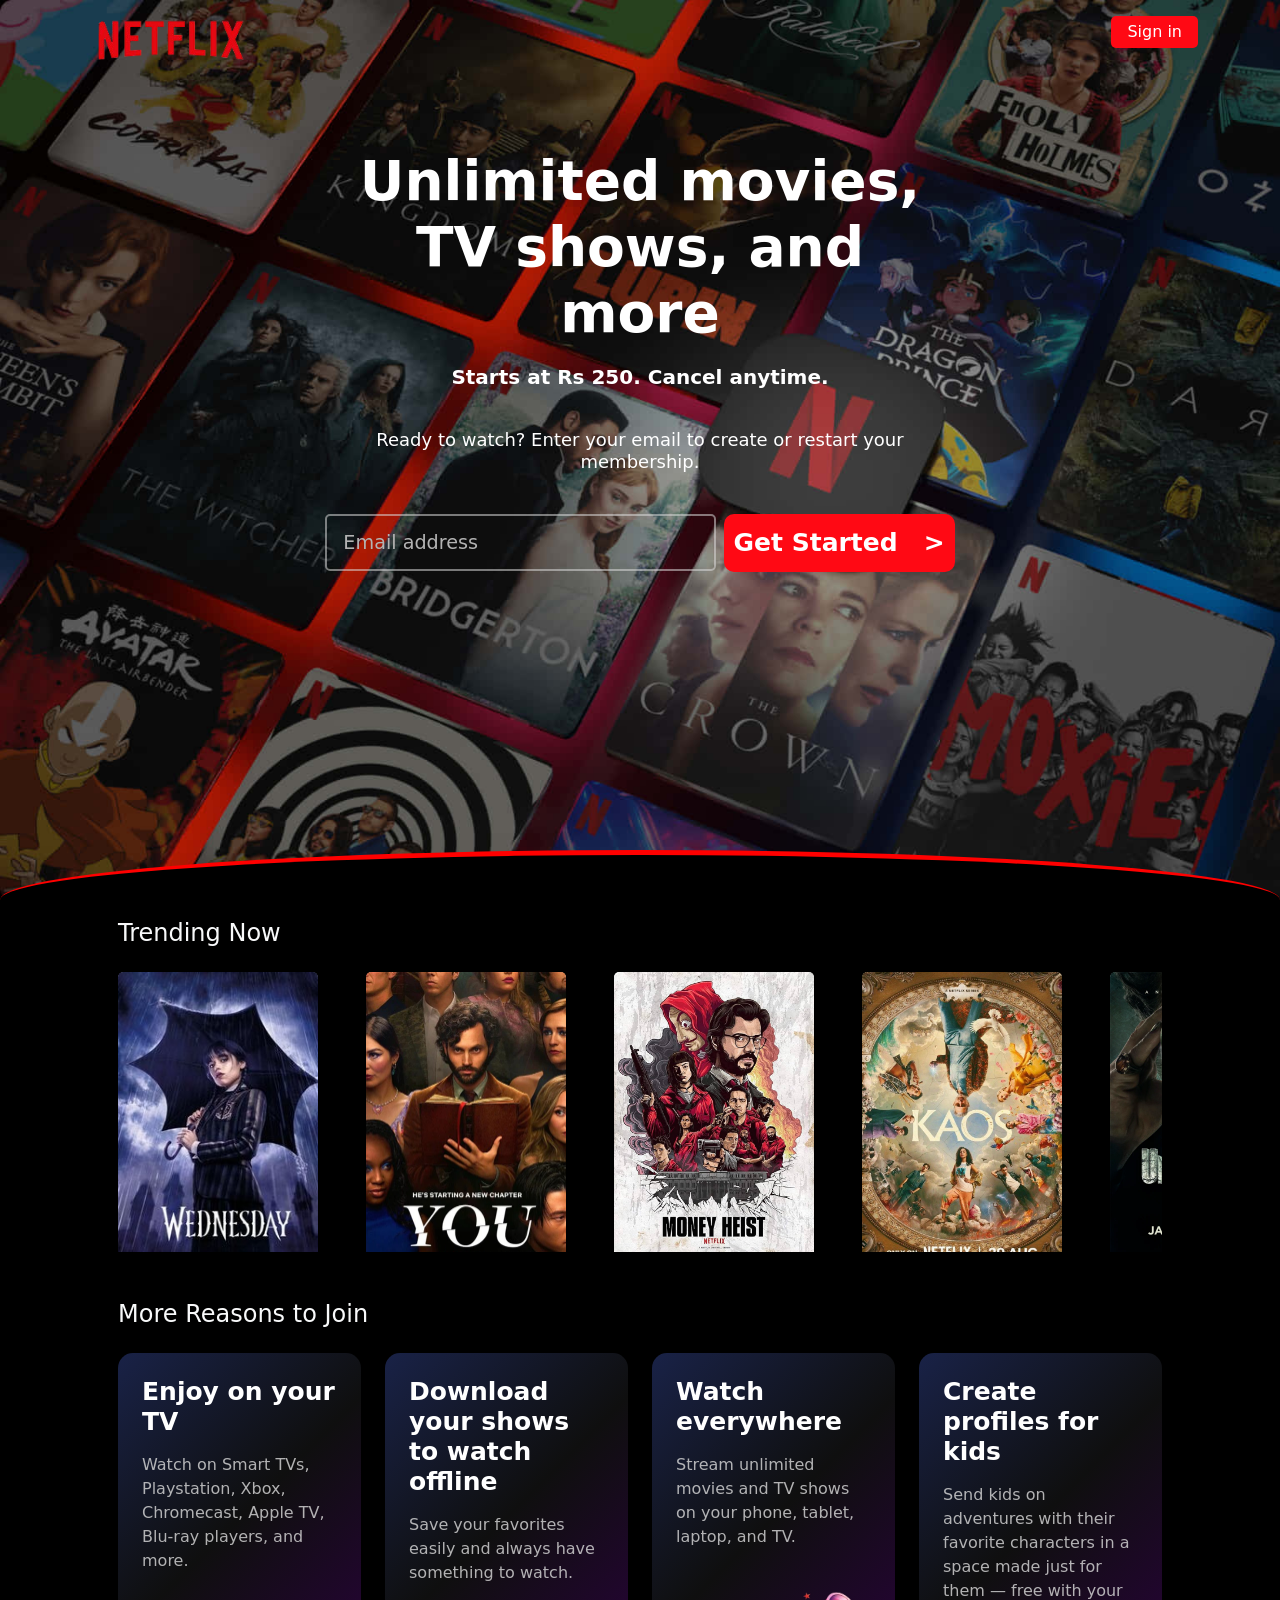
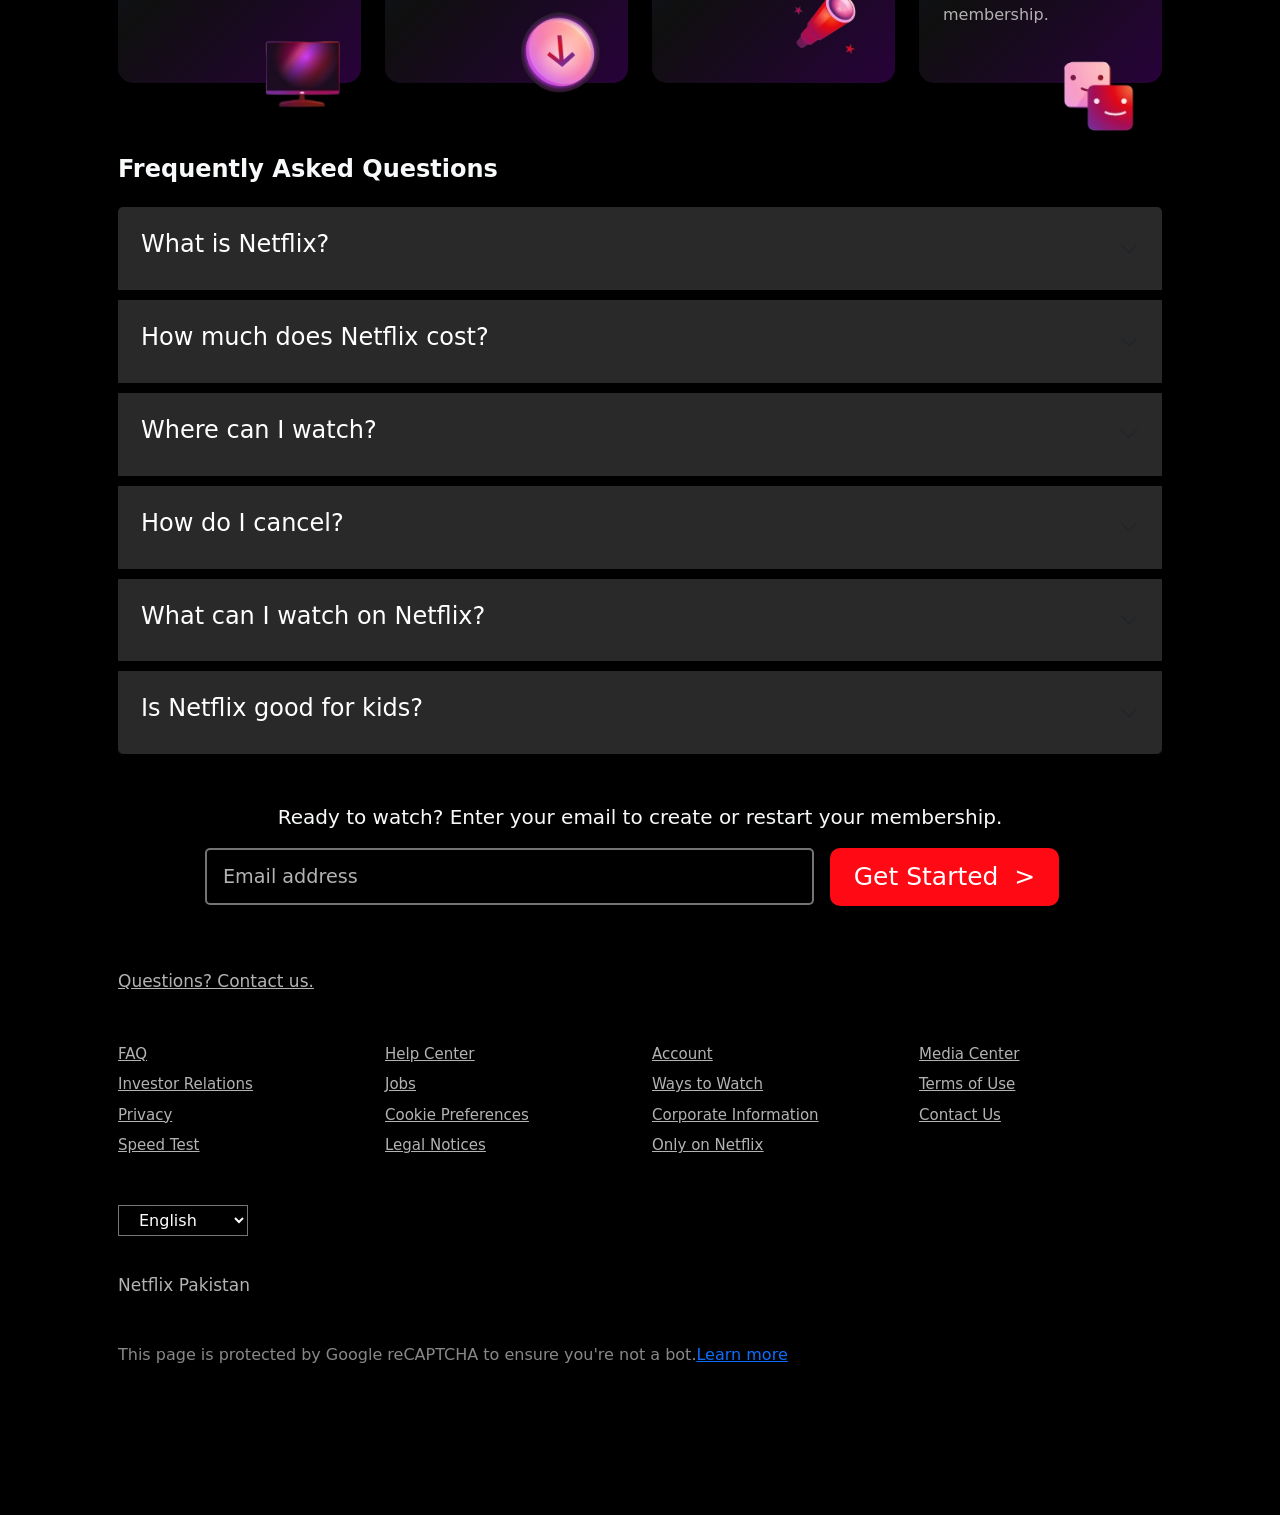
<file: index.html>
<!DOCTYPE html>
<html lang="en">
<head>
    <meta charset="UTF-8">
    <meta name="viewport" content="width=device-width, initial-scale=1.0">
    <title>Netflix Pakistan-Watch TV Shows oOline, Watch Movies Online</title>
    <link href="https://cdn.jsdelivr.net/npm/bootstrap@5.3.7/dist/css/bootstrap.min.css" rel="stylesheet" integrity="sha384-LN+7fdVzj6u52u30Kp6M/trliBMCMKTyK833zpbD+pXdCLuTusPj697FH4R/5mcr" crossorigin="anonymous">
    <link rel="stylesheet" href="netflixClonestyle.css">
    <link rel="stylesheet" href="netflixClonemedia.css">

</head>
<body>

<!-- first section -->
    <section class="bg">
                     <!-- NAVBAR -->
        <div class="container-fluid navbarsClass">
           <nav class="">
             <div class="container">
                <div class="row py-2">
                    <div class="col-6 text-start"><img src="images/netflixlogo.png" class="img-fluid logo" style="height:60px"></div>
                    <div class="col-6 text-end">
                        <button class="signinBtn p-1 px-3 mt-2 ">Sign in</button></div>
                </div>
                </div>
           </nav>
        </div>

                     <!-- Heading Sections -->
        <div class="container-fluid p-2 banner text-center">
            <div class="container p-5">

                <div class="row py-3 text-center mb-0 pb-0">
                    <div class="col-lg-7 col-12 text-white mx-auto">
                        <h1 class="mb-3">Unlimited movies, TV shows, and more</h1>
                        <p class="">Starts at Rs 250. Cancel anytime.</p>
                        <h6>Ready to watch? Enter your email to create or restart your membership.</h6>
                    </div>
                </div>

                <!-- buttons -->
                <div class="p-5 m-auto mt-0">
                <div class="row  justify-content-center rowClass gx-2">
                  <div class="col-12 mb-3 m-lg-0 text-center errorMsg e1 text-danger text-start"></div><br>
                    <div class="col-lg-5 col-12 mb-3 m-lg-0">
                            <input type="email" class="p-3  text-white bg-transparent emailInput form-control" placeholder="Email address" id="firstEmail">
                            
                    </div> 
                    <div class="col-lg-3 col-12">
                        <button class=" w-100 startBtn" id="firstStartBtn">Get Started &nbsp;&nbsp;></button>
                    </div>
                </div>
                </div>
            </div>
        </div>

        
    </section>

<!-- Second section Posters -->

    <section class="container-fluid secondPart">
        <div class="container innerDiv mt-3 p-5">

            <h4 class="text-light mb-4">Trending Now</h4>
        <!-- Cards -->

    <div class="posters mb-5">
    <div class="scroll d-flex overflow-auto">

    <div class="card me-3 me-5" style="min-width: 200px;">
      <img src="images/poster1.jpg" class="card-img-top" alt="Poster 1">
    </div>
    
    <div class="card me-3 me-5" style="min-width: 200px;">
      <img src="images/poster2.jpg" class="card-img-top img-fluid" alt="Poster 2">
    </div>
    
    <div class="card me-3 me-5" style="min-width: 200px;">
      <img src="images/poster3.jpg" class="card-img-top" alt="Poster 3">
    </div>

    <div class="card me-3 me-5" style="min-width: 200px;">
      <img src="images/poster4.jpg" class="card-img-top" alt="Poster 3">
    </div>

    <div class="card me-3 me-5" style="min-width: 200px;">
      <img src="images/poster5.jpg" class="card-img-top" alt="Poster 3">
    </div>

    <div class="card me-3 me-5" style="min-width: 200px;">
      <img src="images/poster6.jpg" class="card-img-top" alt="Poster 3">
    </div>

    <div class="card me-3 me-5" style="min-width: 200px;">
      <img src="images/poster7.jpg" class="card-img-top" alt="Poster 3">
    </div>

    <div class="card me-3 me-5" style="min-width: 200px;">
      <img src="images/poster8.jpg" class="card-img-top" alt="Poster 3">
    </div>

    <div class="card me-3 me-5" style="min-width: 200px;">
      <img src="images/poster9.jpg" class="card-img-top" alt="Poster 3">
    </div>

  </div>
    </div>

           <h4 class="text-light  mt-5 mb-4">More Reasons to Join</h4>
        <!-- 4 Reasons -->

        <div class="reasons row ">
            <div class="col-12 col-md-6 col-lg-3 reasonOuterDiv mb-4">
                <div class="reasonDiv p-4">
                <h3 class="mb-3">Enjoy on your TV</h3>
                <p class="mb-5">Watch on Smart TVs, Playstation, Xbox, Chromecast, Apple TV, Blu-ray players, and more.</p>
                <img src="images/r4.png" class="reasonimg">              
              </div>
            </div>

            <div class="col-12 col-md-6 col-lg-3 reasonOuterDiv mb-4">
                <div class="reasonDiv p-4">
                <h3 class="mb-3">Download your shows to watch offline</h3>
                <p>Save your favorites easily and always have something to watch.</p>
              <img src="images/r3.png" class="reasonimg"></div>
            </div>
            <div class="col-12 col-md-6 col-lg-3 reasonOuterDiv mb-4">
                <div class="reasonDiv p-4">
                <h3 class="mb-3">Watch everywhere</h3>
                <p class="mb-4">Stream unlimited movies and TV shows on your phone, tablet, laptop, and TV.</p>
                <img src="images/r2.png" class="reasonimg">
              </div>
            </div>
            <div class="col-12 col-md-6 col-lg-3 reasonOuterDiv mb-4">
                <div class="reasonDiv p-4"><h3 class="mb-3">Create profiles for kids</h3>
                <p>Send kids on adventures with their favorite characters in a space made just for them — free with your membership.</p>
              <img src="images/r1.png" class="reasonimg">
            </div>
            </div>
        </div>

        <h4 class="text-light mt-5 mb-4 fw-bolder">Frequently Asked Questions</h4>


        <!-- Accordian -->

        <div class="accordion" id="accordionPanelsStayOpenExample">

  <div class="accordion-item">
    <h2 class="accordion-header">
      <button class="accordion-button collapsed" type="button" data-bs-toggle="collapse" data-bs-target="#q1">
        <h4>What is Netflix?</h4>
      </button>
    </h2>
    <div id="q1" class="accordion-collapse collapse">
      <div class="accordion-body">
        <h5>Netflix is a streaming service that offers a wide variety of award-winning TV shows, movies, anime, documentaries, and more on thousands of internet-connected devices.<br><br>
        You can watch as much as you want, whenever you want without a single commercial – all for one low monthly price. There's always something new to discover and new TV shows and movies are added every week!</h5>
      </div>
    </div>
  </div>

  <div class="accordion-item">
    <h2 class="accordion-header">
      <button class="accordion-button collapsed" type="button" data-bs-toggle="collapse" data-bs-target="#q2">
        <h4>How much does Netflix cost?</h4>
      </button>
    </h2>
    <div id="q2" class="accordion-collapse collapse">
      <div class="accordion-body">
        <h5>Watch Netflix on your smartphone, tablet, Smart TV, laptop, or streaming device, all for one fixed monthly fee. Plans range from Rs 250 to Rs 1,100 a month. No extra costs, no contracts.</h5>
      </div>
    </div>
  </div>

  <div class="accordion-item">
    <h2 class="accordion-header">
      <button class="accordion-button collapsed" type="button" data-bs-toggle="collapse" data-bs-target="#q3">
        <h4>Where can I watch?</h4>
      </button>
    </h2>
    <div id="q3" class="accordion-collapse collapse">
      <div class="accordion-body">
       <h5>Watch anywhere, anytime. Sign in with your Netflix account to watch instantly on the web at netflix.com from your personal computer or on any internet-connected device that offers the Netflix app, including smart TVs, smartphones, tablets, streaming media players and game consoles.
       You can also download your favorite shows with the iOS or Android app. Use downloads to watch while you're on the go and without an internet connection. Take Netflix with you anywhere.</h5>
      </div>
    </div>
  </div>

  <div class="accordion-item">
    <h2 class="accordion-header">
      <button class="accordion-button collapsed" type="button" data-bs-toggle="collapse" data-bs-target="#q4">
        <h4>How do I cancel?</h4>
      </button>
    </h2>
    <div id="q4" class="accordion-collapse collapse">
      <div class="accordion-body">
       <h5>Netflix is flexible. There are no pesky contracts and no commitments. You can easily cancel your account online in two clicks. There are no cancellation fees – start or stop your account anytime.</h5>
      </div>
    </div>
  </div>

  <div class="accordion-item">
    <h2 class="accordion-header">
      <button class="accordion-button collapsed" type="button" data-bs-toggle="collapse" data-bs-target="#q5">
        <h4>What can I watch on Netflix?</h4>
      </button>
    </h2>
    <div id="q5" class="accordion-collapse collapse">
      <div class="accordion-body">
       <h5>Netflix has an extensive library of feature films, documentaries, TV shows, anime, award-winning Netflix originals, and more. Watch as much as you want, anytime you want.</h5>
      </div>
    </div>
  </div>

  <div class="accordion-item ">
    <h2 class="accordion-header">
      <button class="accordion-button collapsed" type="button" data-bs-toggle="collapse" data-bs-target="#q6">
        <h4>Is Netflix good for kids?</h4>
      </button>
    </h2>
    <div id="q6" class="accordion-collapse collapse">
      <div class="accordion-body">
       <h5>The Netflix Kids experience is included in your membership to give parents control while kids enjoy family-friendly TV shows and movies in their own space.

       Kids profiles come with PIN-protected parental controls that let you restrict the maturity rating of content kids can watch and block specific titles you don’t want kids to see.</h5>
      </div>
    </div>
  </div>

        </div>


        <p class="text-center mt-5 text-light readyTowatchClass">Ready to watch? Enter your email to create or restart your membership.</p>

        <!-- second email and start btn -->
        <div class="inputTwo row justify-content-md-center justify-content-start gx-md-0 mb-5" >
          <div class="col-12 mb-3 m-lg-0 errorMsg e2 text-danger text-center"></div>
          <div class="col-12 col-md-7 me-0 mb-3"><input type="email" class=" p-3  text-white bg-transparent emailInput form-control" placeholder="Email address" id="secondEmail"></div>
          <div class=" col-6 col-md-3 px-3"><button class="col-lg-3 w-100 startBtn fw-normal fs-smaller "  id="secondStartBtn">Get Started &nbsp;></button></div>
        </div>

        <!-- footer -->

        <p class="footerParah mb-5">Questions? Contact us.</p>

        <!-- footer points -->
         <div class="mb-5">
        <div class="row mb-2 gy-2">
          <div class="col-md-3 text-start footerPoints"><a href="#">FAQ</a></div>
          <div class="col-md-3 text-start footerPoints"><a href="#">Help Center</a></div>
          <div class="col-md-3 text-start footerPoints"><a href="#">Account</a></div>
          <div class="col-md-3 text-start footerPoints"><a href="#">Media Center</a></div>
        </div>
        <div class="row mb-2 gy-2">
          <div class="col-md-3 text-start footerPoints"><a href="#">Investor Relations</a></div>
          <div class="col-md-3 text-start footerPoints"><a href="#">Jobs</a></div>
          <div class="col-md-3 text-start footerPoints"><a href="#">Ways to Watch</a></div>
          <div class="col-md-3 text-start footerPoints"><a href="#">Terms of Use</a></div>
        </div>
        <div class="row mb-2 gy-2">
          <div class="col-md-3 text-start footerPoints"><a hred="#">Privacy</a></div>
          <div class="col-md-3 text-start footerPoints"><a hred="#">Cookie Preferences</a></div>
          <div class="col-md-3 text-start footerPoints"><a hred="#">Corporate Information</a></div>
          <div class="col-md-3 text-start footerPoints"><a hred="#">Contact Us</a></div>
        </div>
        <div class="row mb-2 gy-2">
          <div class="col-md-3 text-start footerPoints"><a href="#">Speed Test</a></div>
          <div class="col-md-3 text-start footerPoints"><a href="#">Legal Notices</a></div>
          <div class="col-md-3 text-start footerPoints"><a href="#">Only on Netflix</a></div>
          <div class="col-md-3 text-start footerPoints"></div>
        </div>
        </div>

        <!-- English -->

        <div>
          <select class="bg-transparent text-white px-3 py-1">English
            <option>English</option>
          </select>
        </div>

        <h1 class="title mb-5">Netflix Pakistan</h1>

        <p class="lastLine">This page is protected by Google reCAPTCHA to ensure you're not a bot.<a href="#">Learn more</a></p>



        </div>
    </section>




    
    <script src="https://cdn.jsdelivr.net/npm/@popperjs/core@2.11.8/dist/umd/popper.min.js" integrity="sha384-I7E8VVD/ismYTF4hNIPjVp/Zjvgyol6VFvRkX/vR+Vc4jQkC+hVqc2pM8ODewa9r" crossorigin="anonymous"></script>
    <script src="https://cdn.jsdelivr.net/npm/bootstrap@5.3.7/dist/js/bootstrap.min.js" integrity="sha384-7qAoOXltbVP82dhxHAUje59V5r2YsVfBafyUDxEdApLPmcdhBPg1DKg1ERo0BZlK" crossorigin="anonymous"></script>
    <script src="netflixClone.js"></script>
</body>
</html>
</file>
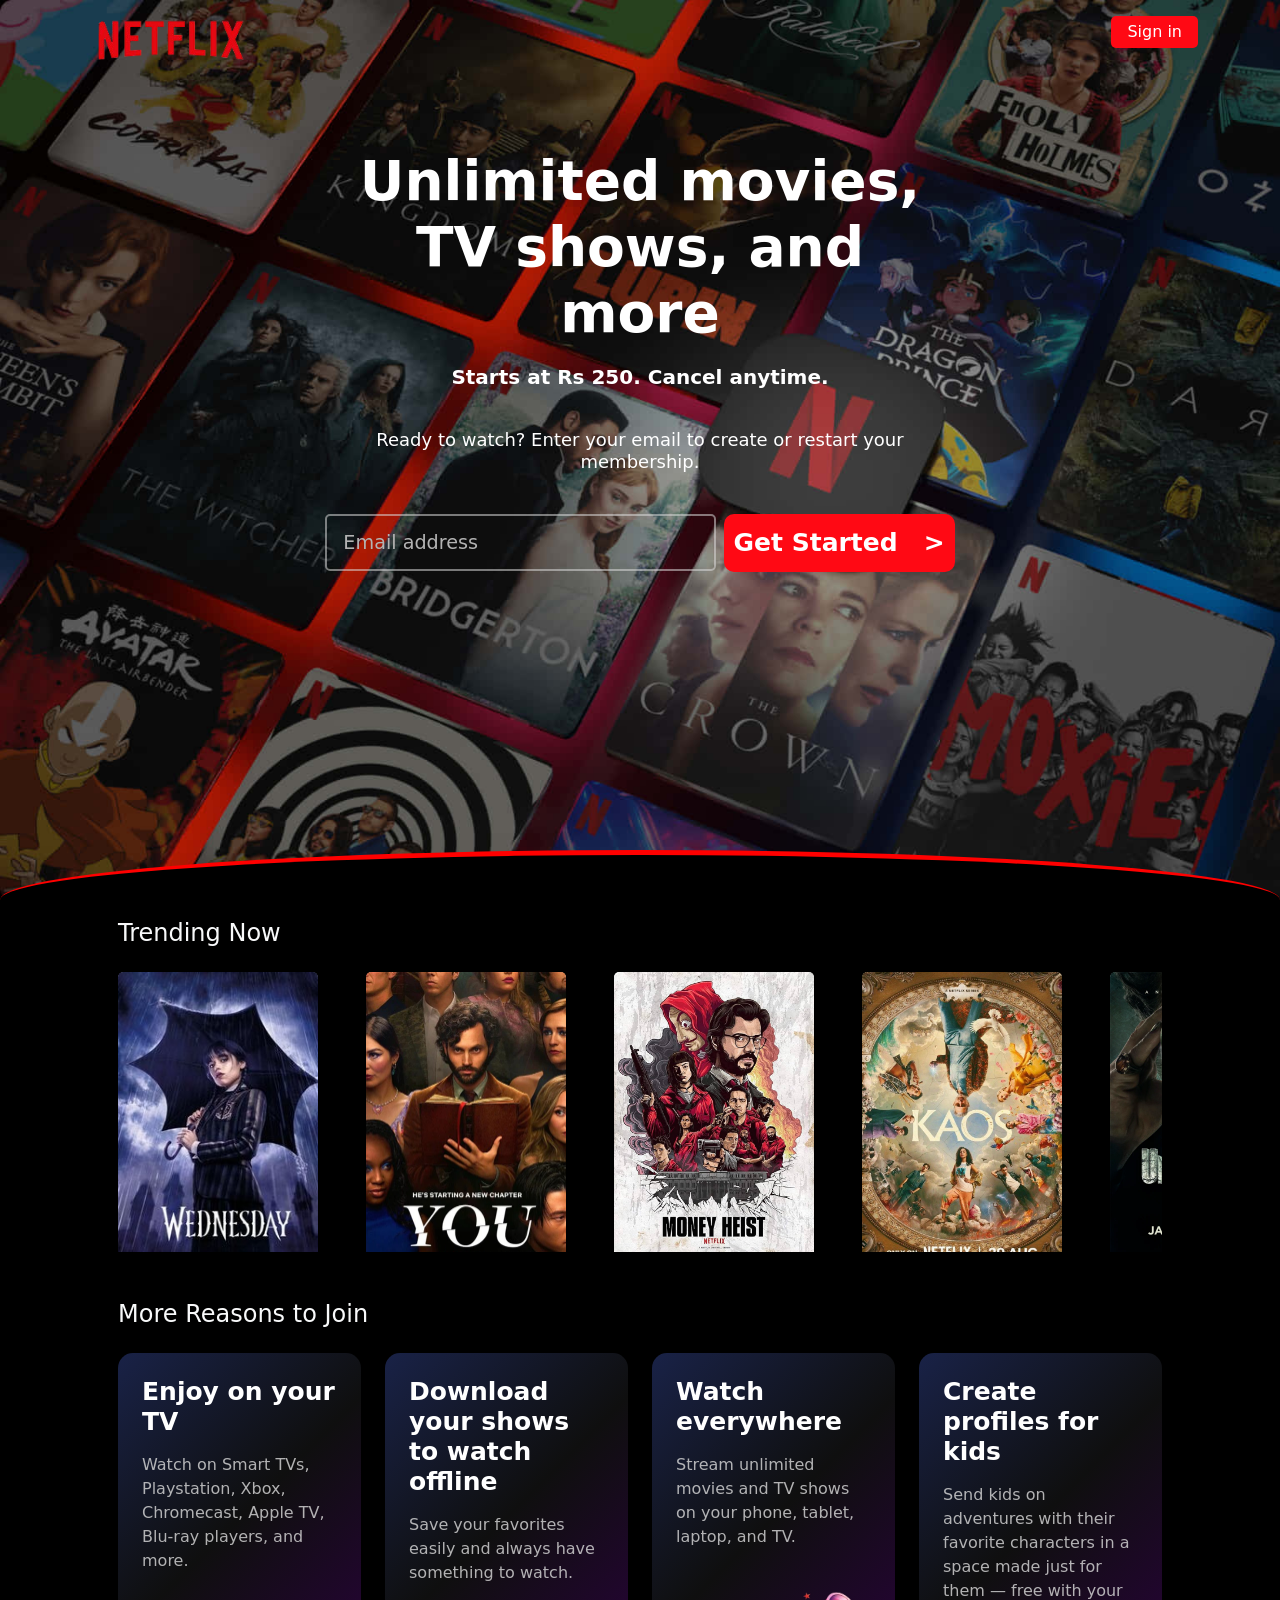
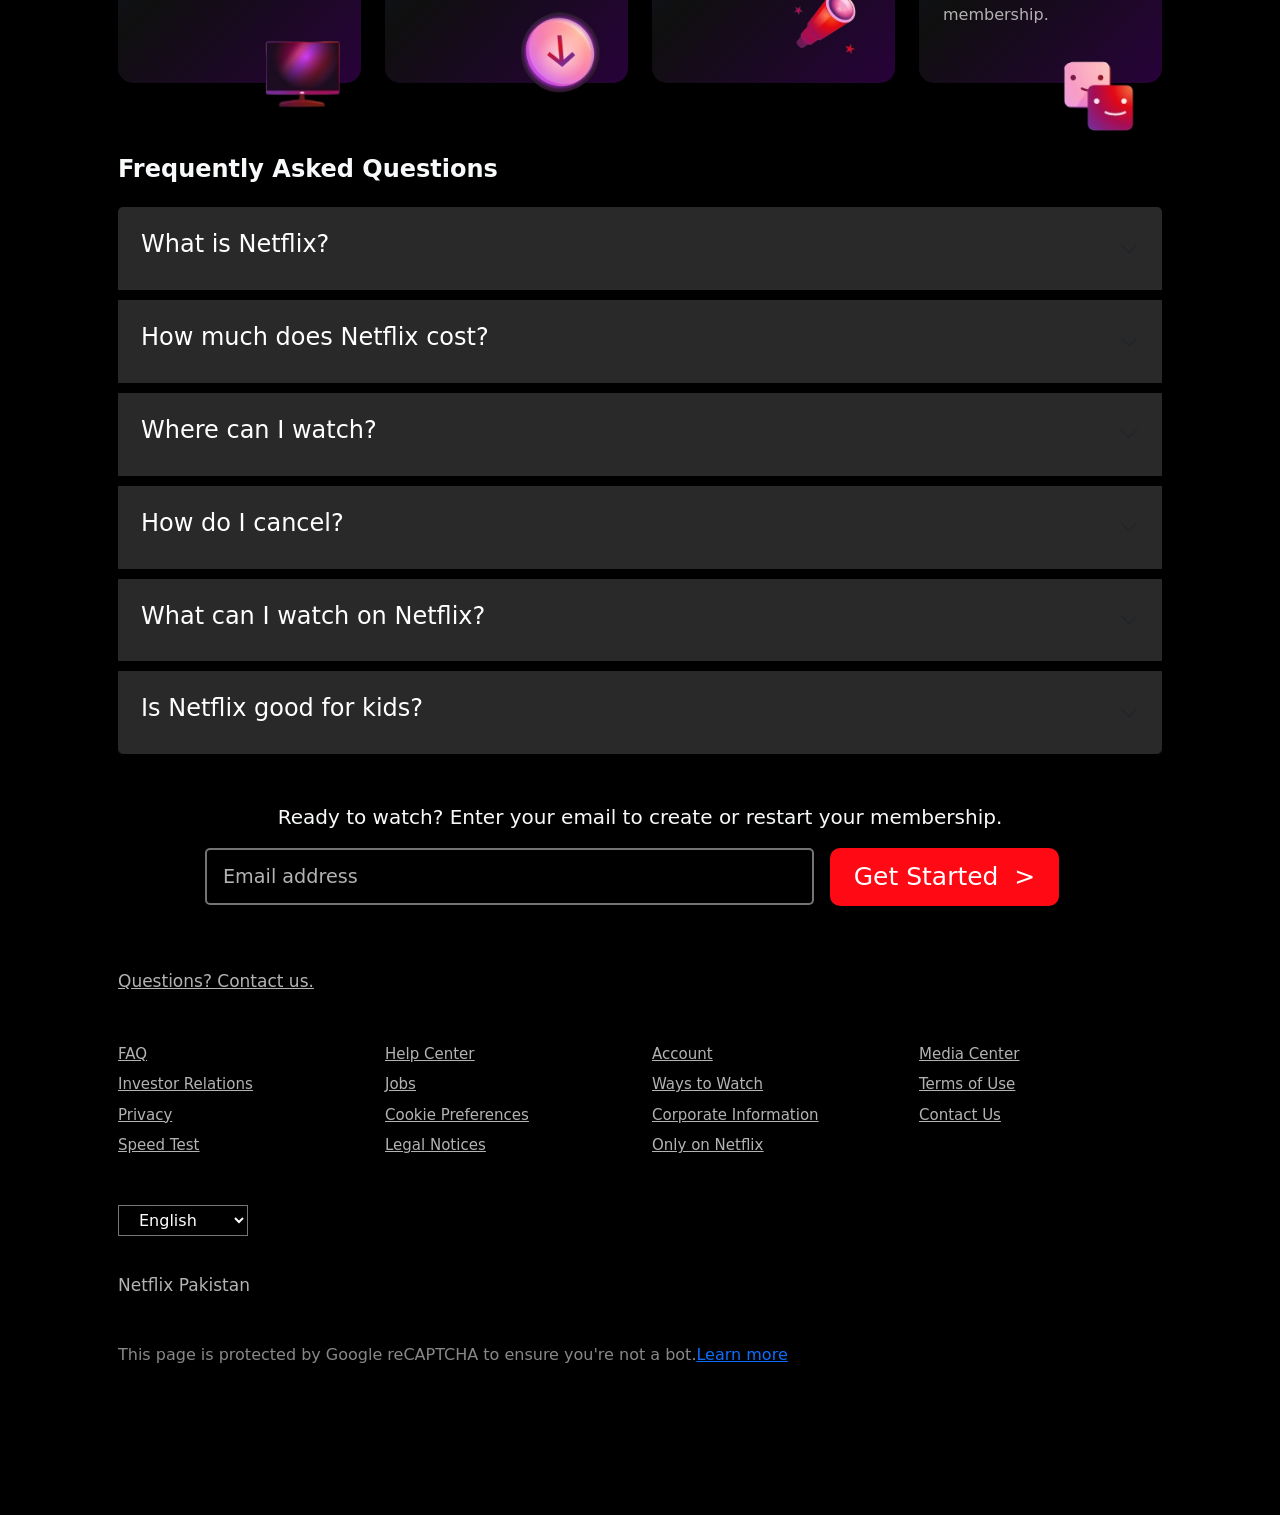
<file: netflixClone.html>
<!DOCTYPE html>
<html lang="en">
<head>
    <meta charset="UTF-8">
    <meta name="viewport" content="width=device-width, initial-scale=1.0">
    <title>Netflix Pakistan-Watch TV Shows oOline, Watch Movies Online</title>
    <link href="https://cdn.jsdelivr.net/npm/bootstrap@5.3.7/dist/css/bootstrap.min.css" rel="stylesheet" integrity="sha384-LN+7fdVzj6u52u30Kp6M/trliBMCMKTyK833zpbD+pXdCLuTusPj697FH4R/5mcr" crossorigin="anonymous">
    <link rel="stylesheet" href="netflixClonestyle.css">
    <link rel="stylesheet" href="netflixClonemedia.css">

</head>
<body>

<!-- first section -->
    <section class="bg">
                     <!-- NAVBAR -->
        <div class="container-fluid navbarsClass">
           <nav class="">
             <div class="container">
                <div class="row py-2">
                    <div class="col-6 text-start"><img src="images/netflixlogo.png" class="img-fluid logo" style="height:60px"></div>
                    <div class="col-6 text-end">
                        <button class="signinBtn p-1 px-3 mt-2 ">Sign in</button></div>
                </div>
                </div>
           </nav>
        </div>

                     <!-- Heading Sections -->
        <div class="container-fluid p-2 banner text-center">
            <div class="container p-5">

                <div class="row py-3 text-center mb-0 pb-0">
                    <div class="col-lg-7 col-12 text-white mx-auto">
                        <h1 class="mb-3">Unlimited movies, TV shows, and more</h1>
                        <p class="">Starts at Rs 250. Cancel anytime.</p>
                        <h6>Ready to watch? Enter your email to create or restart your membership.</h6>
                    </div>
                </div>

                <!-- buttons -->
                <div class="p-5 m-auto mt-0">
                <div class="row  justify-content-center rowClass gx-2">
                  <div class="col-12 mb-3 m-lg-0 text-center errorMsg e1 text-danger text-start"></div><br>
                    <div class="col-lg-5 col-12 mb-3 m-lg-0">
                            <input type="email" class="p-3  text-white bg-transparent emailInput form-control" placeholder="Email address" id="firstEmail">
                            
                    </div> 
                    <div class="col-lg-3 col-12">
                        <button class=" w-100 startBtn" id="firstStartBtn">Get Started &nbsp;&nbsp;></button>
                    </div>
                </div>
                </div>
            </div>
        </div>

        
    </section>

<!-- Second section Posters -->

    <section class="container-fluid secondPart">
        <div class="container innerDiv mt-3 p-5">

            <h4 class="text-light mb-4">Trending Now</h4>
        <!-- Cards -->

    <div class="posters mb-5">
    <div class="scroll d-flex overflow-auto">

    <div class="card me-3 me-5" style="min-width: 200px;">
      <img src="images/poster1.jpg" class="card-img-top" alt="Poster 1">
    </div>
    
    <div class="card me-3 me-5" style="min-width: 200px;">
      <img src="images/poster2.jpg" class="card-img-top img-fluid" alt="Poster 2">
    </div>
    
    <div class="card me-3 me-5" style="min-width: 200px;">
      <img src="images/poster3.jpg" class="card-img-top" alt="Poster 3">
    </div>

    <div class="card me-3 me-5" style="min-width: 200px;">
      <img src="images/poster4.jpg" class="card-img-top" alt="Poster 3">
    </div>

    <div class="card me-3 me-5" style="min-width: 200px;">
      <img src="images/poster5.jpg" class="card-img-top" alt="Poster 3">
    </div>

    <div class="card me-3 me-5" style="min-width: 200px;">
      <img src="images/poster6.jpg" class="card-img-top" alt="Poster 3">
    </div>

    <div class="card me-3 me-5" style="min-width: 200px;">
      <img src="images/poster7.jpg" class="card-img-top" alt="Poster 3">
    </div>

    <div class="card me-3 me-5" style="min-width: 200px;">
      <img src="images/poster8.jpg" class="card-img-top" alt="Poster 3">
    </div>

    <div class="card me-3 me-5" style="min-width: 200px;">
      <img src="images/poster9.jpg" class="card-img-top" alt="Poster 3">
    </div>

  </div>
    </div>

           <h4 class="text-light  mt-5 mb-4">More Reasons to Join</h4>
        <!-- 4 Reasons -->

        <div class="reasons row ">
            <div class="col-12 col-md-6 col-lg-3 reasonOuterDiv mb-4">
                <div class="reasonDiv p-4">
                <h3 class="mb-3">Enjoy on your TV</h3>
                <p class="mb-5">Watch on Smart TVs, Playstation, Xbox, Chromecast, Apple TV, Blu-ray players, and more.</p>
                <img src="images/r4.png" class="reasonimg">              
              </div>
            </div>

            <div class="col-12 col-md-6 col-lg-3 reasonOuterDiv mb-4">
                <div class="reasonDiv p-4">
                <h3 class="mb-3">Download your shows to watch offline</h3>
                <p>Save your favorites easily and always have something to watch.</p>
              <img src="images/r3.png" class="reasonimg"></div>
            </div>
            <div class="col-12 col-md-6 col-lg-3 reasonOuterDiv mb-4">
                <div class="reasonDiv p-4">
                <h3 class="mb-3">Watch everywhere</h3>
                <p class="mb-4">Stream unlimited movies and TV shows on your phone, tablet, laptop, and TV.</p>
                <img src="images/r2.png" class="reasonimg">
              </div>
            </div>
            <div class="col-12 col-md-6 col-lg-3 reasonOuterDiv mb-4">
                <div class="reasonDiv p-4"><h3 class="mb-3">Create profiles for kids</h3>
                <p>Send kids on adventures with their favorite characters in a space made just for them — free with your membership.</p>
              <img src="images/r1.png" class="reasonimg">
            </div>
            </div>
        </div>

        <h4 class="text-light mt-5 mb-4 fw-bolder">Frequently Asked Questions</h4>


        <!-- Accordian -->

        <div class="accordion" id="accordionPanelsStayOpenExample">

  <div class="accordion-item">
    <h2 class="accordion-header">
      <button class="accordion-button collapsed" type="button" data-bs-toggle="collapse" data-bs-target="#q1">
        <h4>What is Netflix?</h4>
      </button>
    </h2>
    <div id="q1" class="accordion-collapse collapse">
      <div class="accordion-body">
        <h5>Netflix is a streaming service that offers a wide variety of award-winning TV shows, movies, anime, documentaries, and more on thousands of internet-connected devices.<br><br>
        You can watch as much as you want, whenever you want without a single commercial – all for one low monthly price. There's always something new to discover and new TV shows and movies are added every week!</h5>
      </div>
    </div>
  </div>

  <div class="accordion-item">
    <h2 class="accordion-header">
      <button class="accordion-button collapsed" type="button" data-bs-toggle="collapse" data-bs-target="#q2">
        <h4>How much does Netflix cost?</h4>
      </button>
    </h2>
    <div id="q2" class="accordion-collapse collapse">
      <div class="accordion-body">
        <h5>Watch Netflix on your smartphone, tablet, Smart TV, laptop, or streaming device, all for one fixed monthly fee. Plans range from Rs 250 to Rs 1,100 a month. No extra costs, no contracts.</h5>
      </div>
    </div>
  </div>

  <div class="accordion-item">
    <h2 class="accordion-header">
      <button class="accordion-button collapsed" type="button" data-bs-toggle="collapse" data-bs-target="#q3">
        <h4>Where can I watch?</h4>
      </button>
    </h2>
    <div id="q3" class="accordion-collapse collapse">
      <div class="accordion-body">
       <h5>Watch anywhere, anytime. Sign in with your Netflix account to watch instantly on the web at netflix.com from your personal computer or on any internet-connected device that offers the Netflix app, including smart TVs, smartphones, tablets, streaming media players and game consoles.
       You can also download your favorite shows with the iOS or Android app. Use downloads to watch while you're on the go and without an internet connection. Take Netflix with you anywhere.</h5>
      </div>
    </div>
  </div>

  <div class="accordion-item">
    <h2 class="accordion-header">
      <button class="accordion-button collapsed" type="button" data-bs-toggle="collapse" data-bs-target="#q4">
        <h4>How do I cancel?</h4>
      </button>
    </h2>
    <div id="q4" class="accordion-collapse collapse">
      <div class="accordion-body">
       <h5>Netflix is flexible. There are no pesky contracts and no commitments. You can easily cancel your account online in two clicks. There are no cancellation fees – start or stop your account anytime.</h5>
      </div>
    </div>
  </div>

  <div class="accordion-item">
    <h2 class="accordion-header">
      <button class="accordion-button collapsed" type="button" data-bs-toggle="collapse" data-bs-target="#q5">
        <h4>What can I watch on Netflix?</h4>
      </button>
    </h2>
    <div id="q5" class="accordion-collapse collapse">
      <div class="accordion-body">
       <h5>Netflix has an extensive library of feature films, documentaries, TV shows, anime, award-winning Netflix originals, and more. Watch as much as you want, anytime you want.</h5>
      </div>
    </div>
  </div>

  <div class="accordion-item ">
    <h2 class="accordion-header">
      <button class="accordion-button collapsed" type="button" data-bs-toggle="collapse" data-bs-target="#q6">
        <h4>Is Netflix good for kids?</h4>
      </button>
    </h2>
    <div id="q6" class="accordion-collapse collapse">
      <div class="accordion-body">
       <h5>The Netflix Kids experience is included in your membership to give parents control while kids enjoy family-friendly TV shows and movies in their own space.

       Kids profiles come with PIN-protected parental controls that let you restrict the maturity rating of content kids can watch and block specific titles you don’t want kids to see.</h5>
      </div>
    </div>
  </div>

        </div>


        <p class="text-center mt-5 text-light readyTowatchClass">Ready to watch? Enter your email to create or restart your membership.</p>

        <!-- second email and start btn -->
        <div class="inputTwo row justify-content-md-center justify-content-start gx-md-0 mb-5" >
          <div class="col-12 mb-3 m-lg-0 errorMsg e2 text-danger text-center"></div>
          <div class="col-12 col-md-7 me-0 mb-3"><input type="email" class=" p-3  text-white bg-transparent emailInput form-control" placeholder="Email address" id="secondEmail"></div>
          <div class=" col-6 col-md-3 px-3"><button class="col-lg-3 w-100 startBtn fw-normal fs-smaller "  id="secondStartBtn">Get Started &nbsp;></button></div>
        </div>

        <!-- footer -->

        <p class="footerParah mb-5">Questions? Contact us.</p>

        <!-- footer points -->
         <div class="mb-5">
        <div class="row mb-2 gy-2">
          <div class="col-md-3 text-start footerPoints"><a href="#">FAQ</a></div>
          <div class="col-md-3 text-start footerPoints"><a href="#">Help Center</a></div>
          <div class="col-md-3 text-start footerPoints"><a href="#">Account</a></div>
          <div class="col-md-3 text-start footerPoints"><a href="#">Media Center</a></div>
        </div>
        <div class="row mb-2 gy-2">
          <div class="col-md-3 text-start footerPoints"><a href="#">Investor Relations</a></div>
          <div class="col-md-3 text-start footerPoints"><a href="#">Jobs</a></div>
          <div class="col-md-3 text-start footerPoints"><a href="#">Ways to Watch</a></div>
          <div class="col-md-3 text-start footerPoints"><a href="#">Terms of Use</a></div>
        </div>
        <div class="row mb-2 gy-2">
          <div class="col-md-3 text-start footerPoints"><a hred="#">Privacy</a></div>
          <div class="col-md-3 text-start footerPoints"><a hred="#">Cookie Preferences</a></div>
          <div class="col-md-3 text-start footerPoints"><a hred="#">Corporate Information</a></div>
          <div class="col-md-3 text-start footerPoints"><a hred="#">Contact Us</a></div>
        </div>
        <div class="row mb-2 gy-2">
          <div class="col-md-3 text-start footerPoints"><a href="#">Speed Test</a></div>
          <div class="col-md-3 text-start footerPoints"><a href="#">Legal Notices</a></div>
          <div class="col-md-3 text-start footerPoints"><a href="#">Only on Netflix</a></div>
          <div class="col-md-3 text-start footerPoints"></div>
        </div>
        </div>

        <!-- English -->

        <div>
          <select class="bg-transparent text-white px-3 py-1">English
            <option>English</option>
          </select>
        </div>

        <h1 class="title mb-5">Netflix Pakistan</h1>

        <p class="lastLine">This page is protected by Google reCAPTCHA to ensure you're not a bot.<a href="#">Learn more</a></p>



        </div>
    </section>




    
    <script src="https://cdn.jsdelivr.net/npm/@popperjs/core@2.11.8/dist/umd/popper.min.js" integrity="sha384-I7E8VVD/ismYTF4hNIPjVp/Zjvgyol6VFvRkX/vR+Vc4jQkC+hVqc2pM8ODewa9r" crossorigin="anonymous"></script>
    <script src="https://cdn.jsdelivr.net/npm/bootstrap@5.3.7/dist/js/bootstrap.min.js" integrity="sha384-7qAoOXltbVP82dhxHAUje59V5r2YsVfBafyUDxEdApLPmcdhBPg1DKg1ERo0BZlK" crossorigin="anonymous"></script>
    <script src="netflixClone.js"></script>
</body>
</html>
</file>
<file: netflixClonestyle.css>
*{
    padding: 0px;
    margin: 0px;
    box-sizing: border-box;
}
body{
    background-color: black;
    /* height:5000px; */
}
.signinBtn{
    color:white;
    background-color: rgb(299,9,20);
    border:none;
    border-radius: 5px;
}
.bg{
    background-image: url(images/netflixBG.jpg);
    /* background-color: rgba(0, 0, 0, 0.049); */
    /* opacity: 0.9; */
    background-size: cover;
    height:100vh;
}
.banner h1{
    font-weight: 900;
    font-size: 55px;
    /* font-style: net; */
}
.banner p{
    font-size: 20px;
    font-weight: 700;
    margin-bottom: 37px;
}
.banner h6{
    font-size: 18px;
    margin-bottom: -30px;
}
/* .logo{
    margin-left:50px;
} */
.emailInput{
    /* border:none; */
    color:white;
    border:2px solid rgba(220, 220, 220, 0.526);
    border-radius: 5px;
    width:100%;
    font-size: larger;
    outline:none;
    height:57px;
}
.rowClass{
    gap:0px;
}

.emailInput::placeholder {
  color: #b3b3b3;
  opacity: 1;
  outline:none;
}
.emailInput:focus{
    border-color: white !important;
  box-shadow: none !important;
  outline: none;
  color: white; 
}
.startBtn{
    background-color: rgb(299,9,20);
    color:white;
    border:none;
    border-radius: 10px;
    height:58px;
    width:100%;
}
.startBtn{
    font-size:25px;
    font-weight: 630;
    transition:all 0.5s ease;
}
.startBtn:hover ,.startBtnTwo:hover{
    background-color:#c60404;
    /* transition:all 0.5s ease; */
}
.secondPart{
    background-color: black;
    border-top-left-radius: 70%;
    border-top-right-radius: 70% ;
    border-top: 5px solid #ff0000;
    /* background: transparent; */
    height:100px;
    margin-top: -50px;
    /* width:100vw; */
}


.scroll {
  scrollbar-width: none; /* Firefox */
}
.scroll::-webkit-scrollbar {
  display: none; 
  /* Chrome, Safari */
}

.card{
    height:280px;
    border:none;
    transition: transform 0.1s ease-in-out;
}
.card:hover{
    transform: scale(1.08);
    z-index: 10; /* so it appears above other cards */
}

.reasons{
    color:white;
}
.reasonDiv{
    /* background: linear-gradient(135deg, #5e0acc, #000000, #003366); */
    /* background: linear-gradient(135deg,#8700BE,#000000,#0046B4); */
    background: linear-gradient(135deg, #192247, #0f0f0f, #28023a);
    height:330px;
    border-radius: 15px;
}
.reasonDiv h3{
    font-size: 25px;
    font-weight: 570;
}
.reasonDiv p{
    color:rgba(220, 220, 220, 0.796);
    font-size: 16px;
    font-weight: 500;
}
.reasonimg{
    height:100px;
    margin-left: 100px;
    /* margin-top: 20px; */
    /* margin-bottom: auto; */
}
.accordion-item{
    background-color: rgba(128, 128, 128, 0.024);
    color:white;
    outline:none;
    border:none;
    margin-bottom:10px;
}
/* .accordion-header{

} */
/* .accordion-item:hover{
    border:none;
    outline:none;
} */
 .accordion-button:hover,
.accordion-button:focus {
  background-color: rgba(128, 128, 128, 0.578);
  color: inherit;
  border: none;
  box-shadow: none;
}
.accordion-item button{
    background-color: rgba(128, 128, 128, 0.307);
    color:white;
    padding:23px;
    outline:none;
    border:none
}
.accordion-item h5{
    font-size: 25px;
    font-weight: 400;
    word-spacing: 5px;
    padding:10px;
    /* background-color: rgba(128, 128, 128, 0.307); */
}
.accordion-body{
    background-color: rgba(128, 128, 128, 0.307);
}
.accordion-button:not(.collapsed) {
  background-color: rgba(128, 128, 128, 0.578) !important;
  color: black;
  box-shadow: none;
}
.readyTowatchClass{
    font-size: 20px;
}
.footerParah{
    color:#b3b3b3;
    text-decoration: underline;
    font-size: 17px;
}
.footerPoints{
    color:#b3b3b3;
    text-decoration: underline;
    font-size: 15px;
}
.footerPoints a{
    color:#b3b3b3;
}
select{
    font-size: 16px;
    width:130px;
    margin-bottom: 20px;
}
.title{
    font-size: 17px;
    color:#b3b3b3;
    margin-top: 19px;
}
.lastLine{
    color: #b3b3b3c2;
    margin-bottom: 100px;
}
/* .errorMsg{
    
} */
/* .emailTwo{
    background-color: rgba(128, 128, 128, 0.174);
    color:#b3b3b3
}
.startBtnTwo{
    background-color: #ff0000;
    color:white;
    font-size: 25px;
    font-weight: 600;
    transition:all 0.5s ease;
} */
/* .startBtnTwo */
</file>
<file: netflixClonemedia.css>
@media(max-width:1200px) and (min-width:992px){
    .banner h1{
       font-size: 40px;
       font-weight: 700;
    }
}
@media(max-width:991px) and (min-width:800px){
    .banner h1{
       font-size: 35px;
       font-weight: 700;
    }
}
@media(max-width:799px){
    .banner h1{
       font-size: 26px;
       font-weight: 670;
    }

}
@media(max-width:768px){
    .reasonDiv{
        height:260px;
    }
}
@media(max-width:992px) and (min-width:766px)
{
    #secondStartBtn{
        font-size: 18px;
    }
}



/* 901 1250
@media(min-width:577) and (max-width:991){
    .reasonDiv{
        width:50%;
        margin-left: 20px !important;
        margin-right: 10px !important;
        margin-bottom: 20px;
        height:285px;
    }
} */
/* @media(min-width:992){
    .reasonDiv{
        width:20%;
    }
} */
</file>
